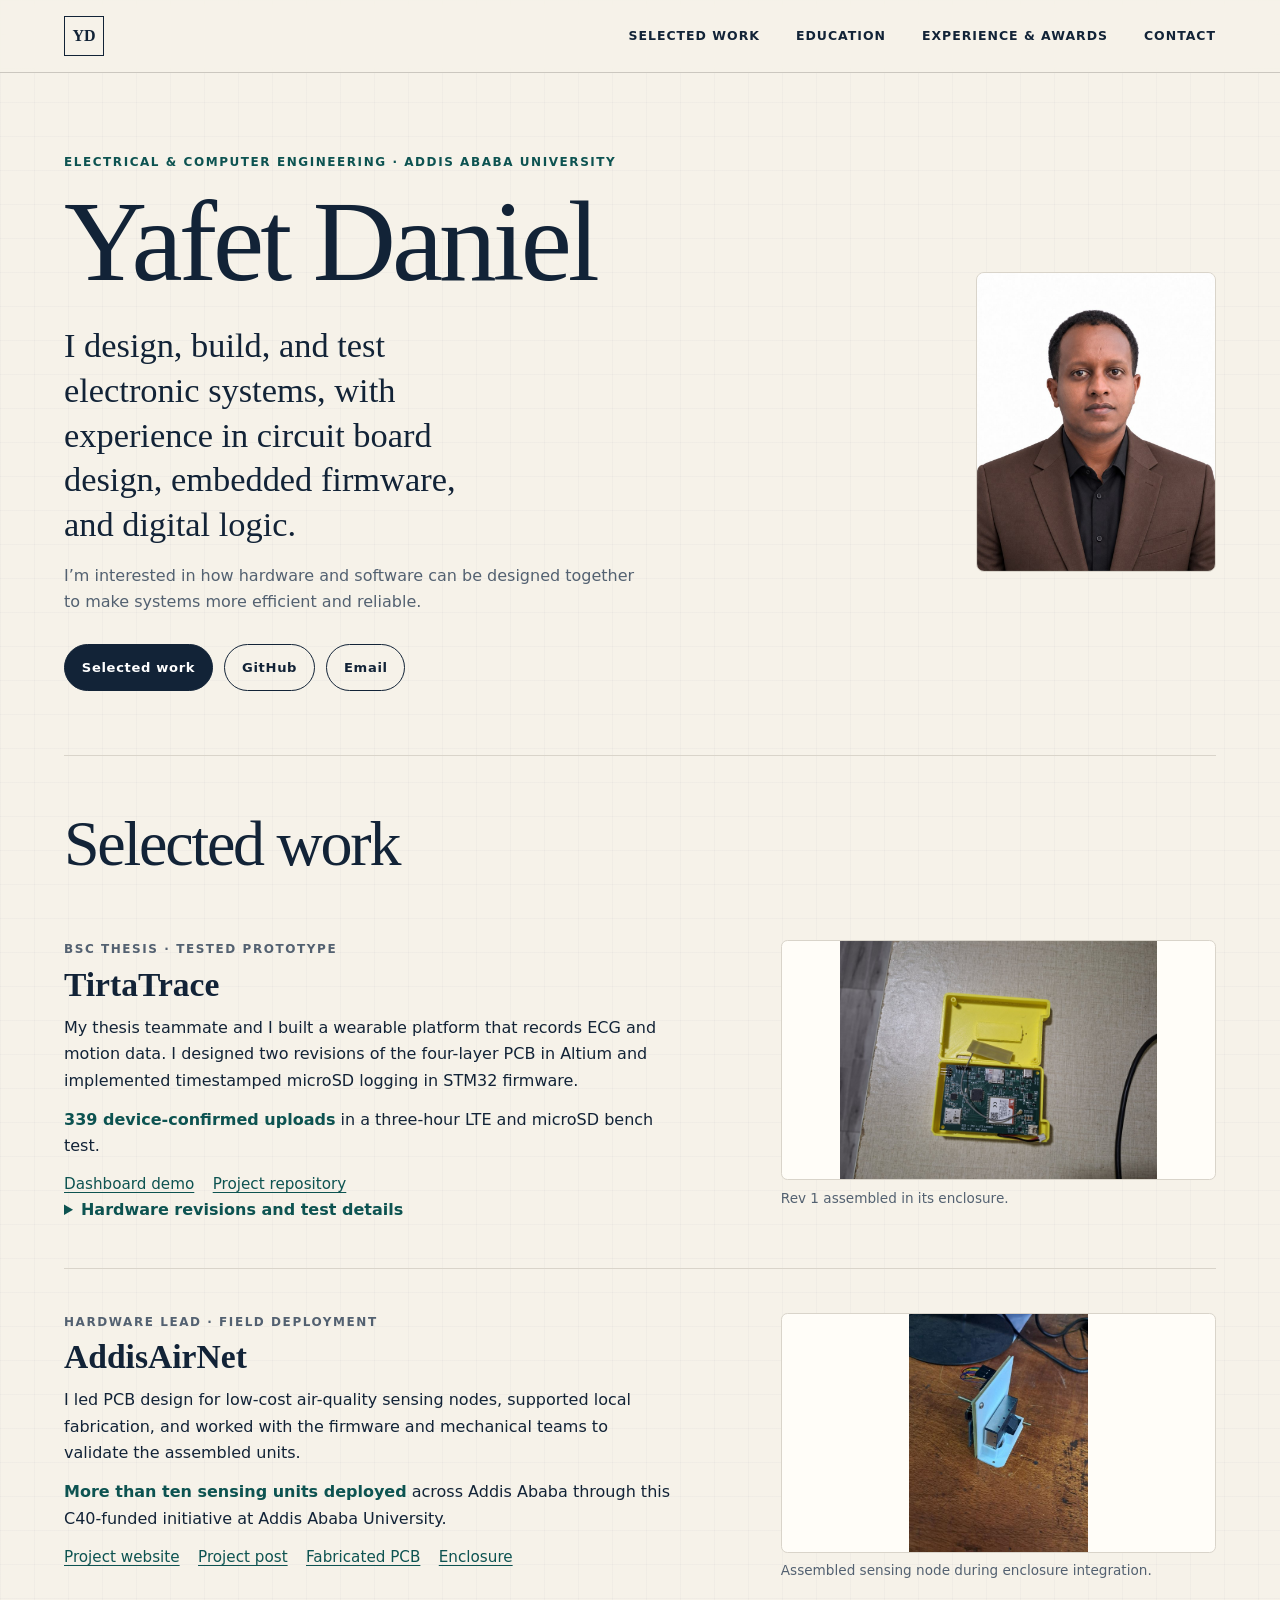
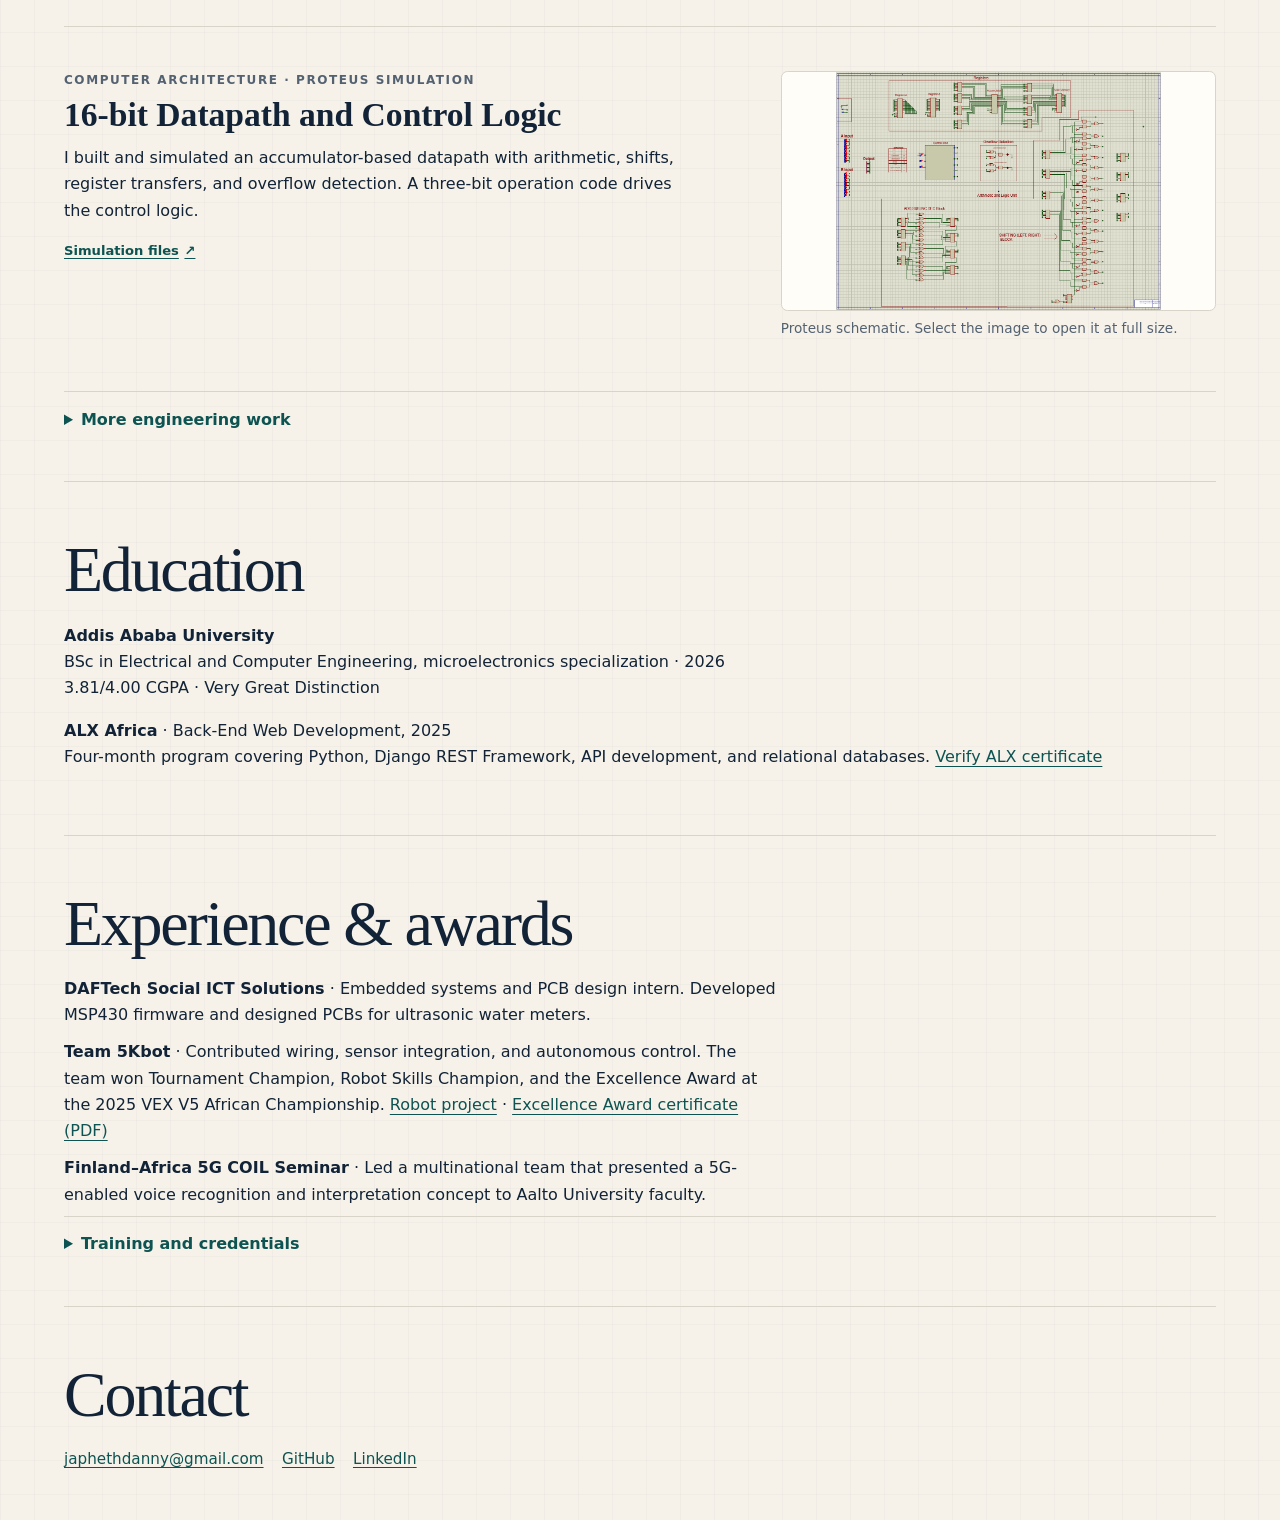
<file: index.html>
<!doctype html>
<html lang="en">
<head>
  <meta charset="utf-8">
  <meta name="viewport" content="width=device-width, initial-scale=1">
  <meta name="description" content="Yafet Daniel designs and tests embedded sensing hardware. Selected work in wearable ECG, deployed air-quality monitoring, and digital logic.">
  <meta name="theme-color" content="#f6f2e9">
  <title>Yafet Daniel | Embedded Sensing and Digital Hardware</title>
  <link rel="stylesheet" href="styles.css">
  <script src="script.js" defer></script>
</head>
<body>
  <a class="skip-link" href="#main-content">Skip to main content</a>
  <header class="site-header">
    <nav class="site-nav" aria-label="Primary navigation">
      <a class="wordmark" href="#home" aria-label="Yafet Daniel, home">YD</a>
      <button class="nav-toggle" type="button" aria-expanded="false" aria-controls="nav-links">Menu</button>
      <div id="nav-links" class="nav-links">
        <a href="#featured-work">Selected work</a>
        <a href="#academics">Education</a>
        <a href="#experience">Experience &amp; awards</a>
        <a href="#contact">Contact</a>
      </div>
    </nav>
  </header>

  <main id="main-content">
    <section id="home" class="hero portfolio-intro" aria-labelledby="hero-title">
      <div class="hero-copy">
        <p class="eyebrow">Electrical &amp; Computer Engineering · Addis Ababa University</p>
        <h1 id="hero-title">Yafet Daniel</h1>
        <p class="hero-lead">I design, build, and test electronic systems, with experience in circuit board design, embedded firmware, and digital logic.</p>
        <p id="research" class="hero-summary">I’m interested in how hardware and software can be designed together to make systems more efficient and reliable.</p>
        <div class="hero-actions" aria-label="Work and profile links">
          <a class="button button-primary" href="#featured-work">Selected work</a>
          <a class="button" href="https://github.com/JaphD">GitHub</a>
          <a class="button" href="mailto:japhethdanny@gmail.com">Email</a>
        </div>
      </div>
      <img class="portfolio-portrait" src="assets/images/profile/yafet-daniel-headshot.jpg"
           width="800" height="1000" alt="Yafet Daniel" decoding="async">
    </section>

    <section id="featured-work" class="section portfolio-section" aria-labelledby="featured-title">
      <div class="section-heading">
        <h2 id="featured-title">Selected work</h2>
      </div>

      <article id="tirtatrace" class="portfolio-project">
        <div class="portfolio-project-copy">
          <p class="project-status">BSc thesis · Tested prototype</p>
          <h3>TirtaTrace</h3>
          <p>My thesis teammate and I built a wearable platform that records ECG and motion data. I designed two revisions of the four-layer PCB in Altium and implemented timestamped microSD logging in STM32 firmware.</p>
          <p class="portfolio-result"><strong>339 device-confirmed uploads</strong> in a three-hour LTE and microSD bench test.</p>
          <ul class="portfolio-links">
            <li><a href="https://ecg-dashboard-1h8s.onrender.com/">Dashboard demo</a></li>
            <li><a href="https://github.com/JaphD/ecg-monitoring-telemetry">Project repository</a></li>
          </ul>
          <details class="portfolio-details">
            <summary>Hardware revisions and test details</summary>
            <p>Rev 1 ran on a LiPo battery, used USB only for charging, and used power gating for the LTE modem. Rev 2 ran directly from USB without power gating and used cleaner PCB routing for bench testing.</p>
            <p>The telemetry test logged 847,500 ECG and motion samples and demonstrated recovery from transient LTE and TLS failures.</p>
            <ul class="portfolio-links">
              <li><a href="assets/images/projects/ecg-platform/assembled-open.jpg">Rev 1 board with battery</a></li>
              <li><a href="assets/images/projects/ecg-platform/tirtatrace-rev2-bench.jpg">Rev 2 bench setup</a></li>
              <li><a href="assets/images/projects/ecg-platform/schematic-overview.png">Rev 1 schematic overview</a></li>
              <li><a href="assets/images/projects/ecg-platform/tirtatrace-rev2-schematic-overview.png">Rev 2 schematic overview</a></li>
            </ul>
          </details>
        </div>
        <figure class="portfolio-figure">
          <a href="assets/images/projects/ecg-platform/assembled-enclosure.jpg">
            <img src="assets/images/projects/ecg-platform/assembled-enclosure.jpg" width="1600" height="1200"
                 alt="TirtaTrace Rev 1 ECG board installed in its yellow enclosure" loading="lazy" decoding="async">
          </a>
          <figcaption>Rev 1 assembled in its enclosure.</figcaption>
        </figure>
      </article>

      <article id="addisairnet" class="portfolio-project">
        <div class="portfolio-project-copy">
          <p class="project-status">Hardware lead · Field deployment</p>
          <h3>AddisAirNet</h3>
          <p>I led PCB design for low-cost air-quality sensing nodes, supported local fabrication, and worked with the firmware and mechanical teams to validate the assembled units.</p>
          <p class="portfolio-result"><strong>More than ten sensing units deployed</strong> across Addis Ababa through this C40-funded initiative at Addis Ababa University.</p>
          <ul class="portfolio-links">
            <li><a href="https://www.addisairnet.et/">Project website</a></li>
            <li><a href="https://www.linkedin.com/feed/update/urn:li:activity:7499098584684883968/">Project post</a></li>
            <li><a href="assets/images/projects/addisairnet/pcb-layout.jpg">Fabricated PCB</a></li>
            <li><a href="assets/images/projects/addisairnet/enclosure.jpg">Enclosure</a></li>
          </ul>
        </div>
        <figure class="portfolio-figure">
          <a href="assets/images/projects/addisairnet/assembled-open.jpg">
            <img src="assets/images/projects/addisairnet/assembled-open.jpg" width="600" height="800"
                 alt="Assembled AddisAirNet sensing node with the enclosure lid removed" loading="lazy" decoding="async">
          </a>
          <figcaption>Assembled sensing node during enclosure integration.</figcaption>
        </figure>
      </article>

      <article id="datapath" class="portfolio-project">
        <div class="portfolio-project-copy">
          <p class="project-status">Computer architecture · Proteus simulation</p>
          <h3>16-bit Datapath and Control Logic</h3>
          <p>I built and simulated an accumulator-based datapath with arithmetic, shifts, register transfers, and overflow detection. A three-bit operation code drives the control logic.</p>
          <a class="text-link" href="https://github.com/JaphD/16-bit-datapath-and-control">Simulation files</a>
        </div>
        <figure class="portfolio-figure">
          <a href="assets/images/projects/16-bit-datapath/proteus-schematic.png">
            <img src="assets/images/projects/16-bit-datapath/proteus-schematic.png" width="1062" height="777"
                 alt="Proteus schematic showing the datapath registers, arithmetic logic, and control unit" loading="lazy" decoding="async">
          </a>
          <figcaption>Proteus schematic. Select the image to open it at full size.</figcaption>
        </figure>
      </article>

      <details id="projects" class="portfolio-details portfolio-more">
        <summary>More engineering work</summary>
        <ul class="portfolio-work-list">
          <li><a href="https://github.com/JaphD/Phasetag"><strong>PhaseTag</strong></a> · Four-layer hardware design for Bluetooth Channel Sounding. Board bring-up and ranging validation are pending.</li>
          <li><a href="assets/images/projects/dual-telemetry/pcb-3d.png"><strong>Dual-Telemetry Air Quality Node</strong></a> · Board design for sensing and logging with Wi-Fi and cellular telemetry. <a href="assets/images/projects/dual-telemetry/system-overview.png">System schematic</a></li>
          <li><a href="https://github.com/JaphD/USB-C-PD-Smart-Power-Supply"><strong>PD Smart Supply</strong></a> · USB-C Power Delivery board with pushbutton voltage selection and output protection. Board bring-up is pending.</li>
          <li><a href="https://github.com/JaphD/bottle-inspection-stm32-"><strong>STM32 Bottle Inspection</strong></a> · Simulation of level sensing and defect diversion.</li>
        </ul>
      </details>
    </section>

    <section id="academics" class="section portfolio-section" aria-labelledby="academics-title">
      <div class="section-heading"><h2 id="academics-title">Education</h2></div>
      <p class="portfolio-education"><strong>Addis Ababa University</strong><br>
        BSc in Electrical and Computer Engineering, microelectronics specialization · 2026<br>
        3.81/4.00 CGPA · Very Great Distinction</p>
      <p><strong>ALX Africa</strong> · Back-End Web Development, 2025<br>
        Four-month program covering Python, Django REST Framework, API development, and relational databases.
        <a href="https://savanna.alxafrica.com/certificates/Z8TH5ysL37">Verify ALX certificate</a></p>
    </section>

    <section id="experience" class="section portfolio-section" aria-labelledby="experience-title">
      <div class="section-heading"><h2 id="experience-title">Experience &amp; awards</h2></div>
      <ul class="portfolio-work-list">
        <li><strong>DAFTech Social ICT Solutions</strong> · Embedded systems and PCB design intern. Developed MSP430 firmware and designed PCBs for ultrasonic water meters.</li>
        <li><strong>Team 5Kbot</strong> · Contributed wiring, sensor integration, and autonomous control. The team won Tournament Champion, Robot Skills Champion, and the Excellence Award at the 2025 VEX V5 African Championship. <a href="https://github.com/JaphD/Vex-V5">Robot project</a> · <a href="vex-excellence-award-2025.pdf">Excellence Award certificate (PDF)</a></li>
        <li><strong>Finland–Africa 5G COIL Seminar</strong> · Led a multinational team that presented a 5G-enabled voice recognition and interpretation concept to Aalto University faculty.</li>
      </ul>
      <details id="credentials" class="portfolio-details portfolio-more">
        <summary>Training and credentials</summary>
        <ul class="portfolio-work-list">
          <li>High Speed Design Foundations · The Engineering Ecosystem, 2025</li>
          <li>PCB Design Course Certificate · Altium Education, 2026</li>
          <li>IELTS Academic · 8.5 overall, 2025</li>
        </ul>
      </details>
    </section>

    <section id="contact" class="section portfolio-section" aria-labelledby="contact-title">
      <div class="section-heading"><h2 id="contact-title">Contact</h2></div>
      <ul class="portfolio-links">
        <li><a href="mailto:japhethdanny@gmail.com">japhethdanny@gmail.com</a></li>
        <li><a href="https://github.com/JaphD">GitHub</a></li>
        <li><a href="https://www.linkedin.com/in/yafet-daniel-6602a6334/">LinkedIn</a></li>
      </ul>
    </section>
  </main>
</body>
</html>
</file>
<file: styles.css>
:root {
  --paper: #f6f2e9;
  --surface: #fffdf8;
  --surface-strong: #ffffff;
  --ink: #122337;
  --muted: #536171;
  --teal: #176b68;
  --teal-dark: #0d5351;
  --teal-soft: #dce9e5;
  --rust: #9a4934;
  --line: #d9d4ca;
  --line-dark: #b9b5ad;
  --focus: #b44c2f;
  --shadow: 0 18px 50px rgb(18 35 55 / 0.09);
  --shadow-small: 0 8px 24px rgb(18 35 55 / 0.07);
  --serif: Georgia, "Times New Roman", serif;
  --sans: Inter, ui-sans-serif, system-ui, -apple-system, BlinkMacSystemFont, "Segoe UI", sans-serif;
  --content: 72rem;
  --radius: 1rem;
}

*,
*::before,
*::after {
  box-sizing: border-box;
}

html {
  scroll-behavior: smooth;
  scroll-padding-top: 6rem;
}

body {
  margin: 0;
  color: var(--ink);
  background:
    linear-gradient(rgb(18 35 55 / 0.025) 1px, transparent 1px),
    linear-gradient(90deg, rgb(18 35 55 / 0.025) 1px, transparent 1px),
    var(--paper);
  background-size: 34px 34px;
  font-family: var(--sans);
  font-size: 1rem;
  line-height: 1.65;
  -webkit-font-smoothing: antialiased;
}

img {
  display: block;
  max-width: 100%;
  height: auto;
}

a {
  color: var(--teal-dark);
  text-decoration-thickness: 1px;
  text-underline-offset: 0.22em;
}

a:hover {
  color: var(--rust);
}

button,
a {
  -webkit-tap-highlight-color: transparent;
}

:focus-visible {
  outline: 3px solid var(--focus);
  outline-offset: 3px;
}

.skip-link {
  position: fixed;
  top: 0.75rem;
  left: 0.75rem;
  z-index: 1000;
  padding: 0.7rem 1rem;
  border-radius: 0.5rem;
  color: white;
  background: var(--ink);
  transform: translateY(-160%);
  transition: transform 160ms ease;
}

.skip-link:focus {
  transform: translateY(0);
}

.site-header {
  position: sticky;
  top: 0;
  z-index: 100;
  border-bottom: 1px solid rgb(185 181 173 / 0.7);
  background: rgb(246 242 233 / 0.92);
  backdrop-filter: blur(14px);
}

.site-nav,
.section,
.hero {
  width: min(calc(100% - 2rem), var(--content));
  margin-inline: auto;
}

.site-nav {
  min-height: 4.5rem;
  display: flex;
  align-items: center;
  justify-content: space-between;
  gap: 2rem;
}

.wordmark {
  width: 2.5rem;
  height: 2.5rem;
  display: inline-grid;
  place-items: center;
  border: 1px solid var(--ink);
  color: var(--ink);
  font-family: var(--serif);
  font-weight: 700;
  text-decoration: none;
}

.nav-links {
  display: flex;
  align-items: center;
  gap: clamp(1rem, 3vw, 2.25rem);
}

.nav-links a {
  color: var(--ink);
  font-size: 0.78rem;
  font-weight: 700;
  letter-spacing: 0.08em;
  text-decoration: none;
  text-transform: uppercase;
}

.nav-links a:hover,
.nav-links a[aria-current="true"] {
  color: var(--teal);
}

.nav-toggle {
  display: none;
  min-width: 3.25rem;
  min-height: 2.75rem;
  padding: 0.5rem 0.8rem;
  border: 1px solid var(--ink);
  border-radius: 999px;
  color: var(--ink);
  background: transparent;
  font: inherit;
  font-size: 0.78rem;
  font-weight: 800;
  letter-spacing: 0.08em;
  text-transform: uppercase;
  cursor: pointer;
}

.hero {
  min-height: 83vh;
  padding-block: clamp(5rem, 10vw, 8.5rem);
  display: grid;
  grid-template-columns: minmax(0, 1.2fr) minmax(17rem, 0.8fr);
  gap: clamp(2.5rem, 7vw, 7rem);
  align-items: center;
}

.eyebrow,
.section-kicker,
.project-status,
.project-role,
.credential-date,
.academic-date,
.timeline-date,
.timeline-org,
.note-label {
  margin: 0;
  color: var(--teal-dark);
  font-size: 0.75rem;
  font-weight: 800;
  letter-spacing: 0.13em;
  text-transform: uppercase;
}

.hero h1,
.section-heading h2,
.contact h2 {
  font-family: var(--serif);
  letter-spacing: -0.035em;
  line-height: 1.02;
}

.hero h1 {
  max-width: 10ch;
  margin: 0.65rem 0 1.4rem;
  font-size: clamp(4rem, 9vw, 7.8rem);
  font-weight: 500;
}

.hero-lead {
  max-width: 27ch;
  margin: 0 0 1rem;
  font-family: var(--serif);
  font-size: clamp(1.45rem, 2.8vw, 2.15rem);
  line-height: 1.3;
}

.hero-summary {
  max-width: 40rem;
  margin: 0;
  color: var(--muted);
}

.hero-side {
  display: grid;
  gap: 1rem;
}

.portrait-frame {
  position: relative;
  padding: 0.7rem;
  border: 1px solid var(--line-dark);
  border-radius: 10rem 10rem 1.4rem 1.4rem;
  background: var(--surface-strong);
  box-shadow: var(--shadow);
}

.portrait-frame::after {
  content: "";
  position: absolute;
  inset: 1.1rem -0.65rem -0.65rem 1.1rem;
  z-index: -1;
  border: 1px solid var(--teal);
  border-radius: 10rem 10rem 1.4rem 1.4rem;
}

.hero-portrait {
  width: 100%;
  aspect-ratio: 4 / 5;
  border-radius: 9.5rem 9.5rem 1rem 1rem;
  object-fit: cover;
  object-position: 50% 28%;
}

.hero-note {
  display: grid;
  grid-template-columns: auto 1fr;
  gap: 1rem;
  align-items: start;
  padding: 1.1rem 1.2rem;
  border-left: 3px solid var(--teal);
  background: var(--surface);
  box-shadow: var(--shadow-small);
}

.hero-note p {
  margin: 0;
  color: var(--muted);
  font-size: 0.88rem;
}

.hero-actions {
  margin-top: 1.8rem;
  display: flex;
  flex-wrap: wrap;
  gap: 0.7rem;
}

.button {
  min-height: 2.85rem;
  padding: 0.72rem 1.05rem;
  display: inline-flex;
  align-items: center;
  justify-content: center;
  border: 1px solid var(--ink);
  border-radius: 999px;
  color: var(--ink);
  background: transparent;
  font-size: 0.82rem;
  font-weight: 800;
  letter-spacing: 0.05em;
  text-decoration: none;
  transition: color 140ms ease, background-color 140ms ease, transform 140ms ease;
}

.button:hover {
  color: white;
  background: var(--teal-dark);
  transform: translateY(-1px);
}

.button-primary {
  color: white;
  background: var(--ink);
}

.section {
  padding-block: clamp(5rem, 9vw, 8rem);
}

.section-tinted {
  box-shadow: 0 0 0 100vmax rgb(255 253 248 / 0.78);
  clip-path: inset(0 -100vmax);
  border-block: 1px solid var(--line);
  background: rgb(255 253 248 / 0.78);
}

.section-heading {
  max-width: 48rem;
  margin-bottom: clamp(2rem, 5vw, 4rem);
}

.section-heading h2 {
  margin: 0.45rem 0 1rem;
  font-size: clamp(2.3rem, 5vw, 4.5rem);
  font-weight: 500;
}

.section-heading > p:last-child {
  max-width: 42rem;
  margin: 0;
  color: var(--muted);
  font-size: 1.05rem;
}

.focus-grid {
  display: grid;
  grid-template-columns: repeat(4, minmax(0, 1fr));
  border-top: 1px solid var(--line-dark);
  border-left: 1px solid var(--line-dark);
}

.evidence-card {
  min-height: 18rem;
  padding: 1.5rem;
  border-right: 1px solid var(--line-dark);
  border-bottom: 1px solid var(--line-dark);
  background: rgb(255 253 248 / 0.82);
}

.card-index {
  color: var(--teal);
  font-family: var(--serif);
  font-size: 2.5rem;
}

.evidence-card h3,
.academic-primary h3,
.course-groups h3,
.project-card h3,
.timeline-entry h3,
.credential-card h3 {
  font-family: var(--serif);
  line-height: 1.25;
}

.evidence-card h3 {
  margin: 3.6rem 0 0.75rem;
  font-size: 1.35rem;
}

.evidence-card p {
  margin: 0;
  color: var(--muted);
  font-size: 0.92rem;
}

.academic-layout {
  display: grid;
  grid-template-columns: minmax(0, 1.1fr) minmax(18rem, 0.9fr);
  gap: clamp(2rem, 6vw, 6rem);
}

.academic-primary {
  padding: clamp(1.5rem, 4vw, 2.5rem);
  border: 1px solid var(--line-dark);
  background: var(--surface);
  box-shadow: var(--shadow-small);
}

.academic-primary h3 {
  margin: 0.8rem 0 0.35rem;
  font-size: clamp(1.8rem, 3vw, 2.6rem);
}

.academic-degree {
  margin: 0;
  color: var(--muted);
}

.metric-row {
  margin-top: 2.5rem;
  display: grid;
  grid-template-columns: repeat(3, minmax(0, 1fr));
  gap: 1px;
  border: 1px solid var(--line);
  background: var(--line);
}

.metric-row div {
  padding: 1rem;
  display: grid;
  gap: 0.2rem;
  background: var(--surface-strong);
}

.metric-row strong {
  font-family: var(--serif);
  font-size: 1.15rem;
}

.metric-row span {
  color: var(--muted);
  font-size: 0.72rem;
  letter-spacing: 0.07em;
  text-transform: uppercase;
}

.course-groups {
  display: grid;
  gap: 0;
}

.course-groups article {
  padding: 1.35rem 0;
  border-top: 1px solid var(--line-dark);
}

.course-groups article:last-child {
  border-bottom: 1px solid var(--line-dark);
}

.course-groups h3 {
  margin: 0 0 0.4rem;
  font-size: 1.15rem;
}

.course-groups p {
  margin: 0;
  color: var(--muted);
  font-size: 0.9rem;
}

.project-card {
  border: 1px solid var(--line-dark);
  background: var(--surface);
}

.project-card-featured {
  margin-top: 1.25rem;
}

.project-meta {
  padding: 0.8rem 1.25rem;
  display: flex;
  flex-wrap: wrap;
  justify-content: space-between;
  gap: 0.75rem 1rem;
  border-bottom: 1px solid var(--line);
  color: var(--teal-dark);
  font-size: 0.7rem;
  font-weight: 800;
  letter-spacing: 0.11em;
  text-transform: uppercase;
}

.project-content {
  padding: clamp(1.5rem, 5vw, 3rem);
  display: grid;
  grid-template-columns: minmax(0, 1fr) minmax(18rem, 0.85fr);
  gap: clamp(2rem, 6vw, 6rem);
}

.project-card h3 {
  margin: 0.55rem 0 0.9rem;
  font-size: clamp(1.7rem, 3.5vw, 2.7rem);
}

.project-card p,
.project-card li {
  color: var(--muted);
}

.project-card p {
  margin-top: 0;
}

.project-evidence {
  padding-left: 1.5rem;
  border-left: 3px solid var(--teal-soft);
}

.project-evidence h4 {
  margin: 0 0 0.7rem;
  font-size: 0.75rem;
  letter-spacing: 0.11em;
  text-transform: uppercase;
}

.project-evidence ul {
  margin: 0 0 1rem;
  padding-left: 1.15rem;
}

.project-evidence li + li {
  margin-top: 0.55rem;
}

.project-gallery {
  margin: 0 clamp(1.5rem, 5vw, 3rem) clamp(1.75rem, 4vw, 2.5rem);
  border: 1px solid var(--line-dark);
  background: var(--surface-strong);
}

.gallery-rail {
  display: grid;
  grid-template-columns: repeat(2, minmax(0, 1fr));
}

.gallery-rail figure {
  min-width: 0;
  margin: 0;
}

.gallery-rail figure + figure {
  border-left: 1px solid var(--line-dark);
}

.gallery-rail img {
  width: 100%;
  aspect-ratio: 4 / 3;
  object-fit: contain;
  background: #ddd9cf;
}

.gallery-rail figcaption {
  min-height: 4rem;
  padding: 0.85rem 1rem;
  border-top: 1px solid var(--line);
  color: var(--muted);
  font-size: 0.78rem;
}

.gallery-controls {
  display: none;
}

.js .gallery-rail {
  grid-template-columns: 1fr;
}

.js .gallery-rail figure + figure {
  border-left: 0;
}

.js .gallery-controls {
  padding: 0.65rem;
  display: grid;
  grid-template-columns: minmax(0, 1fr) auto minmax(0, 1fr);
  gap: 0.6rem;
  align-items: center;
  border-top: 1px solid var(--line-dark);
}

.gallery-controls button {
  min-width: 0;
  min-height: 2.75rem;
  width: 100%;
  padding: 0.55rem 0.75rem;
  border: 1px solid var(--ink);
  border-radius: 999px;
  color: var(--ink);
  background: transparent;
  font: inherit;
  font-size: 0.7rem;
  font-weight: 800;
  letter-spacing: 0.06em;
  text-transform: uppercase;
  cursor: pointer;
}

.gallery-status {
  margin: 0;
  color: var(--teal-dark);
  font-size: 0.75rem;
  font-weight: 800;
  white-space: nowrap;
}

.tag-list {
  padding: 0 1.5rem 1.5rem;
  display: flex;
  flex-wrap: wrap;
  gap: 0.45rem;
}

.tag-list span {
  padding: 0.35rem 0.65rem;
  border: 1px solid var(--line);
  border-radius: 999px;
  color: var(--muted);
  background: var(--surface-strong);
  font-size: 0.7rem;
  font-weight: 700;
}

.text-link {
  display: inline-flex;
  align-items: center;
  font-size: 0.82rem;
  font-weight: 800;
}

.text-link::after {
  content: "↗";
  margin-left: 0.35rem;
}

.project-grid {
  display: grid;
  grid-template-columns: repeat(3, minmax(0, 1fr));
  gap: 1rem;
}

.project-card-compact {
  min-height: 20rem;
  padding: 1.5rem;
  display: flex;
  flex-direction: column;
  box-shadow: var(--shadow-small);
}

.project-card-compact h3 {
  margin-top: 2.6rem;
  font-size: 1.45rem;
}

.project-card-compact .text-link {
  margin-top: auto;
}

.project-card-compact .tag-list {
  margin-top: auto;
  padding: 0;
}

.project-card-compact .project-gallery-compact {
  width: 100%;
  margin: 1rem 0;
}

.project-card-compact .project-gallery-compact .gallery-rail img {
  aspect-ratio: 1 / 1;
}

.project-card-compact .project-gallery-compact figcaption {
  min-height: 5.5rem;
}

.project-card-compact .project-gallery-compact + .tag-list {
  margin-top: 0;
}

.project-inline-media {
  width: 100%;
  margin: 1rem 0 1.25rem;
  border: 1px solid var(--line-dark);
  background: var(--surface-strong);
}

.project-inline-media img {
  width: 100%;
  aspect-ratio: 4 / 3;
  object-fit: cover;
}

.project-inline-media figcaption {
  margin: 0;
  padding: 0.75rem 0.85rem;
  border-top: 1px solid var(--line);
  color: var(--muted);
  font-size: 0.75rem;
}

.project-card-compact .card-media,
.credential-card .card-media {
  width: calc(100% + 3rem);
  max-width: none;
  margin: -1.5rem -1.5rem 1.25rem;
  aspect-ratio: 16 / 10;
  object-fit: cover;
  border-bottom: 1px solid var(--line-dark);
  background: #ddd9cf;
}

.timeline {
  border-top: 1px solid var(--line-dark);
}

.timeline-entry {
  padding: 1.7rem 0;
  display: grid;
  grid-template-columns: 10rem minmax(0, 1fr);
  gap: 2rem;
  border-bottom: 1px solid var(--line-dark);
}

.timeline-entry h3 {
  margin: 0 0 0.3rem;
  font-size: 1.3rem;
}

.timeline-entry p:last-child {
  margin-bottom: 0;
  color: var(--muted);
}

.credential-grid {
  display: grid;
  grid-template-columns: repeat(4, minmax(0, 1fr));
  border-top: 1px solid var(--line-dark);
  border-left: 1px solid var(--line-dark);
}

.credential-card {
  min-height: 14rem;
  padding: 1.35rem;
  border-right: 1px solid var(--line-dark);
  border-bottom: 1px solid var(--line-dark);
  background: var(--surface);
}

.credential-card h3 {
  margin: 2.8rem 0 0.5rem;
  font-size: 1.18rem;
}

.credential-card p:last-child {
  margin: 0;
  color: var(--muted);
  font-size: 0.87rem;
}

.contact {
  margin-block: clamp(2rem, 7vw, 6rem);
  padding: clamp(2rem, 7vw, 5rem);
  border-radius: var(--radius);
  color: white;
  background: var(--ink);
  box-shadow: var(--shadow);
}

.contact .section-kicker,
.contact a {
  color: #9bd1c9;
}

.contact h2 {
  max-width: 18ch;
  margin: 0.65rem 0 1.2rem;
  font-size: clamp(2.2rem, 5vw, 4.5rem);
  font-weight: 500;
}

.contact > p:not(.section-kicker) {
  max-width: 42rem;
  color: #c7d0da;
}

.contact .button {
  border-color: #9ba7b4;
  color: white;
}

.contact .button-primary {
  border-color: var(--surface);
  color: var(--ink);
  background: var(--surface);
}

.site-footer {
  width: min(calc(100% - 2rem), var(--content));
  margin-inline: auto;
  padding-block: 1.5rem 3rem;
  border-top: 1px solid var(--line-dark);
  color: var(--muted);
  font-size: 0.78rem;
}

@media (max-width: 64rem) {
  .focus-grid,
  .credential-grid {
    grid-template-columns: repeat(2, minmax(0, 1fr));
  }

  .project-grid {
    grid-template-columns: repeat(2, minmax(0, 1fr));
  }
}

@media (max-width: 48rem) {
  html {
    scroll-padding-top: 5rem;
  }

  .site-nav {
    min-height: 4rem;
    flex-wrap: wrap;
  }

  .nav-links {
    width: 100%;
    padding-bottom: 0.8rem;
    flex-wrap: wrap;
    justify-content: center;
    gap: 0.8rem 1.2rem;
  }

  .js .nav-toggle {
    display: inline-flex;
    align-items: center;
    justify-content: center;
  }

  .js .nav-links {
    display: none;
  }

  .js .nav-links[data-open] {
    display: flex;
  }

  .hero {
    min-height: auto;
    padding-block: 4.5rem 3.5rem;
    grid-template-columns: 1fr;
  }

  .hero-side {
    width: min(22rem, 90%);
    margin-inline: auto;
  }

  .hero h1 {
    font-size: clamp(3.7rem, 19vw, 6rem);
  }

  .academic-layout,
  .project-content {
    grid-template-columns: 1fr;
  }

  .project-evidence {
    padding: 1.25rem 0 0;
    border-top: 3px solid var(--teal-soft);
    border-left: 0;
  }

  .metric-row {
    grid-template-columns: 1fr;
  }

  .focus-grid,
  .project-grid,
  .credential-grid {
    grid-template-columns: 1fr;
  }

  .evidence-card,
  .project-card-compact,
  .credential-card {
    min-height: auto;
  }

  .evidence-card h3,
  .project-card-compact h3,
  .credential-card h3 {
    margin-top: 1.6rem;
  }

  .timeline-entry {
    grid-template-columns: 1fr;
    gap: 0.65rem;
  }

  .contact {
    width: min(calc(100% - 2rem), var(--content));
  }
}

@media (max-width: 24rem) {
  body {
    font-size: 0.94rem;
  }

  .site-nav,
  .section,
  .hero,
  .contact,
  .site-footer {
    width: min(calc(100% - 1.25rem), var(--content));
  }

  .hero-actions {
    align-items: stretch;
    flex-direction: column;
  }

  .button {
    width: 100%;
  }

  .project-content,
  .academic-primary,
  .contact {
    padding: 1.25rem;
  }
}

.portfolio-intro {
  min-height: auto;
  grid-template-columns: minmax(0, 1fr) minmax(10rem, 15rem);
  gap: clamp(1.5rem, 6vw, 5rem);
  padding-block: clamp(2.75rem, 7vw, 5rem) clamp(2.5rem, 5vw, 4rem);
}

.portfolio-intro .hero-lead {
  max-width: 26ch;
}

.portfolio-intro .hero-summary {
  max-width: 58ch;
}

.portfolio-portrait {
  width: 100%;
  border-radius: 0.5rem;
  border: 1px solid var(--line);
}

.portfolio-section {
  padding-block: clamp(1.75rem, 4vw, 3rem);
  border-top: 1px solid var(--line);
}

.portfolio-section .section-heading {
  margin-bottom: 1.25rem;
}

.portfolio-project {
  display: grid;
  grid-template-columns: minmax(0, 3fr) minmax(0, 2fr);
  align-items: start;
  gap: 1.5rem clamp(1.5rem, 5vw, 4.5rem);
  padding-block: clamp(1.5rem, 4vw, 2.75rem);
}

.portfolio-project + .portfolio-project {
  border-top: 1px solid var(--line);
}

.portfolio-project h3 {
  margin: 0.35rem 0 0.65rem;
  font: 600 clamp(1.55rem, 4vw, 2.1rem) / 1.15 var(--serif);
}

.portfolio-project-copy > p:not(.project-status) {
  max-width: 60ch;
  margin-block: 0 0.8rem;
}

.portfolio-project .project-status,
.portfolio-figure figcaption {
  margin: 0;
  color: var(--muted);
}

.portfolio-result strong {
  color: var(--teal-dark);
}

.portfolio-figure {
  margin: 0;
}

.portfolio-figure a {
  display: block;
}

.portfolio-figure img {
  width: 100%;
  height: auto;
  max-height: 15rem;
  object-fit: contain;
  border: 1px solid var(--line);
  border-radius: 0.4rem;
  background: var(--surface);
}

.portfolio-figure figcaption {
  margin-top: 0.4rem;
  font-size: 0.85rem;
}

.portfolio-links,
.portfolio-work-list {
  margin: 0;
  padding: 0;
  list-style: none;
}

.portfolio-links {
  display: flex;
  flex-wrap: wrap;
  gap: 0.35rem 1.15rem;
  font-size: 0.95rem;
}

.portfolio-links a,
.portfolio-work-list a {
  color: var(--teal-dark);
  overflow-wrap: anywhere;
}

.portfolio-details summary {
  width: fit-content;
  cursor: pointer;
  color: var(--teal-dark);
  font-weight: 650;
}

.portfolio-details > p {
  margin: 0.7rem 0;
  max-width: 62ch;
}

.portfolio-more {
  border-top: 1px solid var(--line);
  margin-top: 0.5rem;
  padding-top: 0.9rem;
}

.portfolio-more .portfolio-work-list {
  margin-top: 0.7rem;
}

.portfolio-work-list {
  max-width: 70ch;
}

.portfolio-work-list > li + li {
  margin-top: 0.65rem;
}

.portfolio-education {
  margin: 0;
}

@media (max-width: 48rem) {
  .portfolio-intro,
  .portfolio-project {
    grid-template-columns: minmax(0, 1fr);
  }

  .portfolio-intro h1 {
    font-size: clamp(2.8rem, 12vw, 5rem);
  }

  .portfolio-portrait {
    max-width: 9rem;
  }

  .portfolio-figure {
    max-width: 30rem;
  }
}

@media (prefers-reduced-motion: reduce) {
  html {
    scroll-behavior: auto;
  }

  *,
  *::before,
  *::after {
    animation-duration: 0.01ms !important;
    animation-iteration-count: 1 !important;
    transition-duration: 0.01ms !important;
    scroll-behavior: auto !important;
  }
}

@media print {
  .site-header,
  .skip-link,
  .hero-actions {
    display: none;
  }

  body {
    background: white;
  }

  .hero,
  .section {
    width: 100%;
    padding-block: 2rem;
  }

  .project-card,
  .academic-primary,
  .credential-card,
  .evidence-card {
    break-inside: avoid;
    box-shadow: none;
  }
}
</file>
